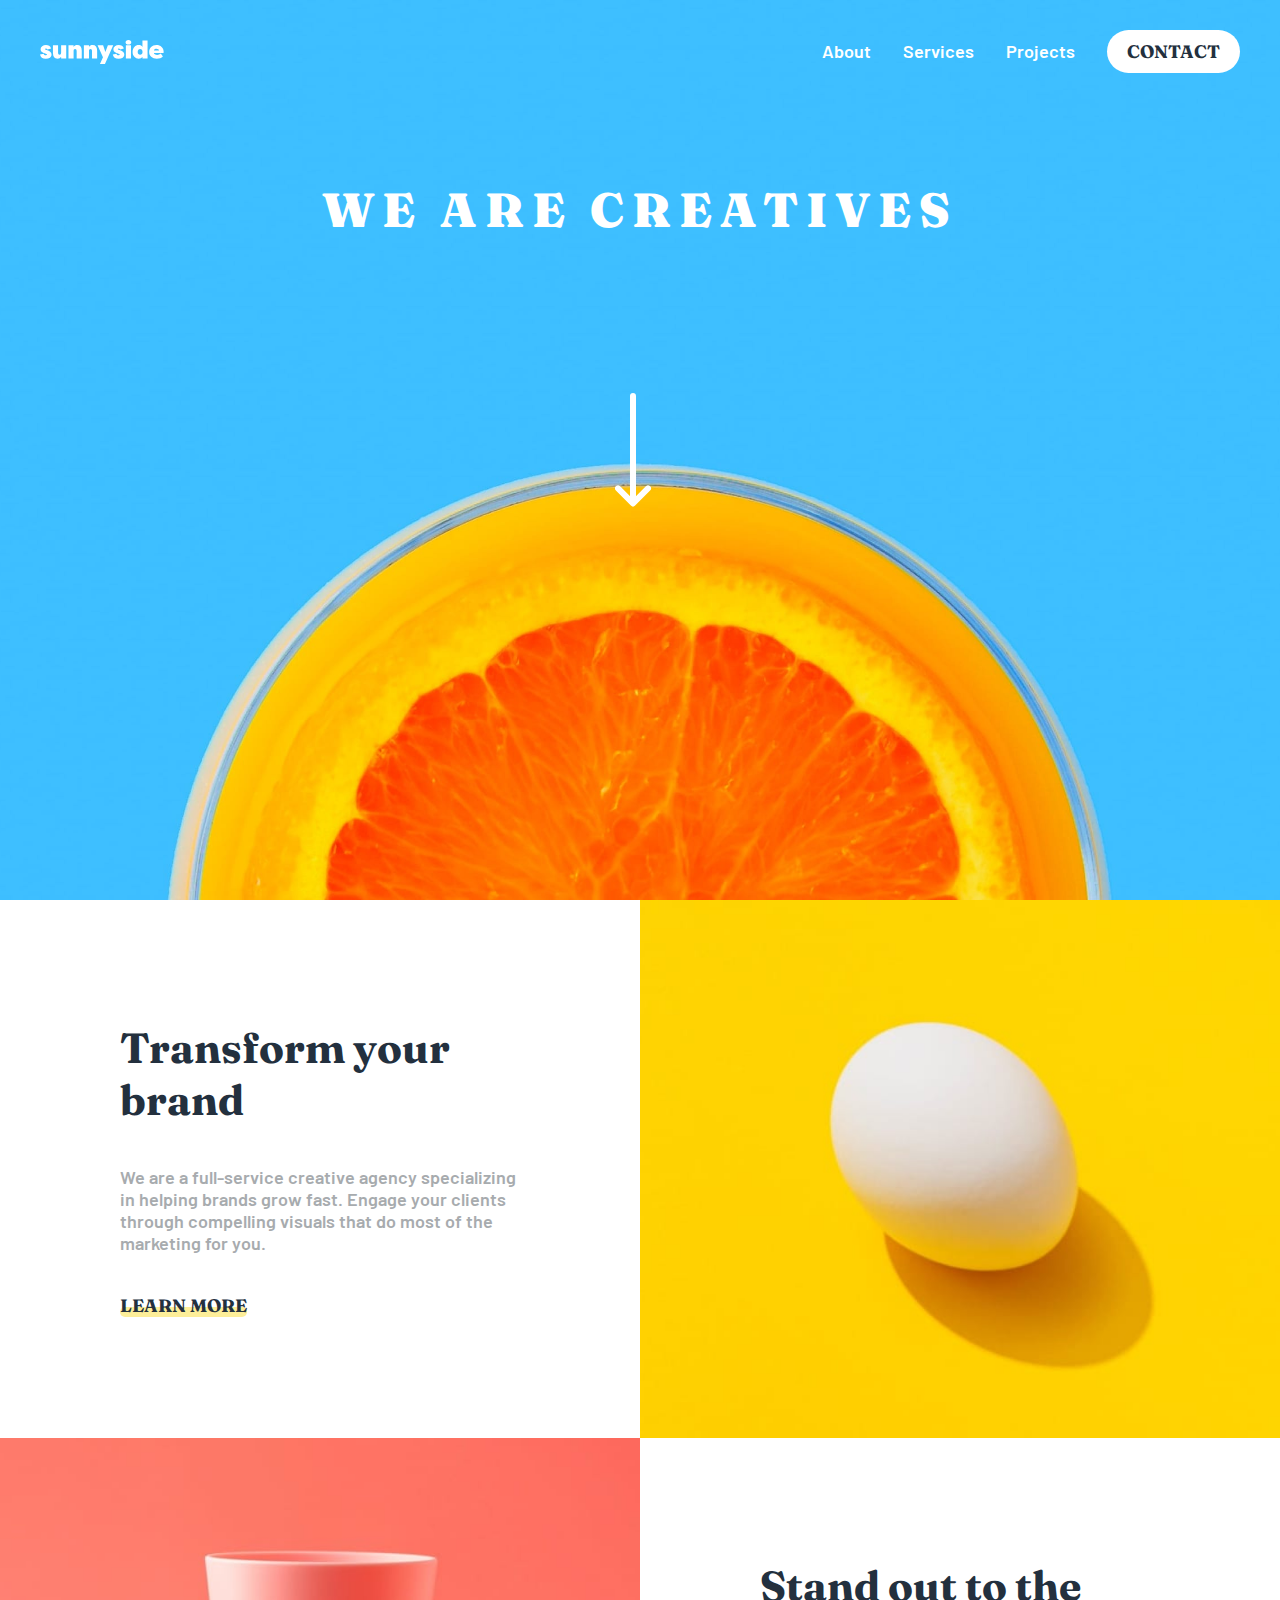
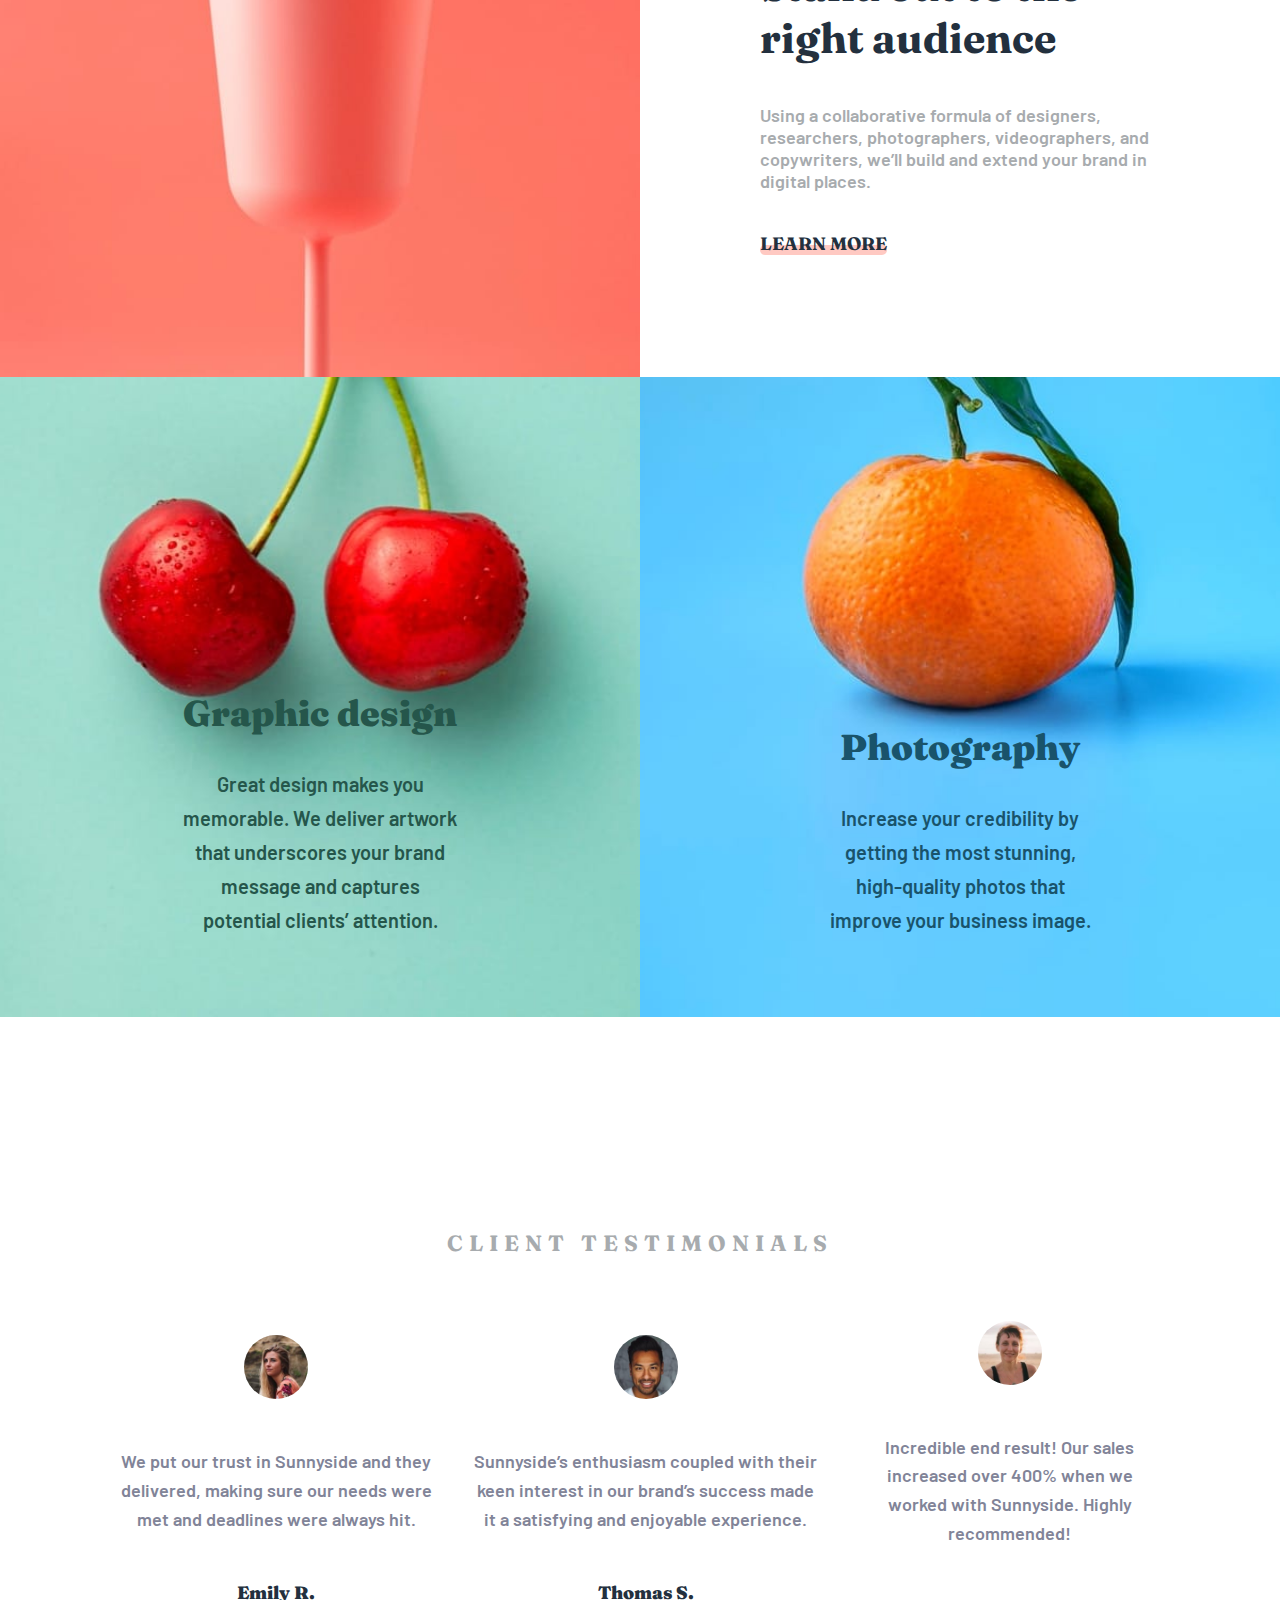
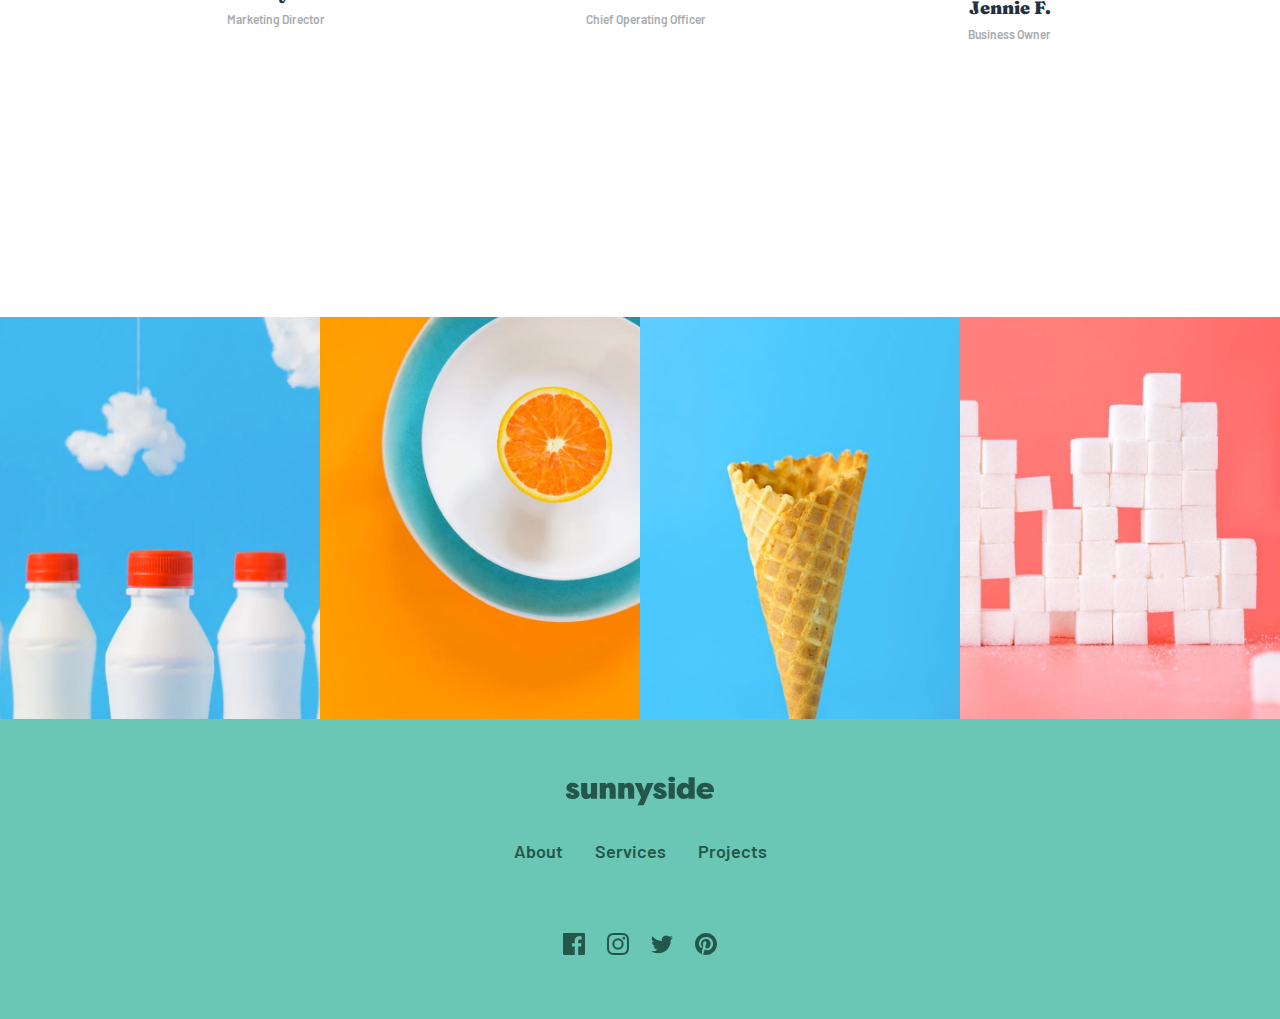
<file: chagllenge_1/index.html>
<!DOCTYPE html>
<html lang="en">

<head>
  <meta charset="UTF-8" />
  <meta name="viewport" content="width=device-width, initial-scale=1.0" />
  <!-- displays site properly based on user's device -->

  <link rel="icon" type="image/png" sizes="32x32" href="./images/favicon-32x32.png" />
  <link rel="stylesheet" href="./styles.css" />

  <link rel="preconnect" href="https://fonts.googleapis.com" />
  <link rel="preconnect" href="https://fonts.gstatic.com" crossorigin />
  <link
    href="https://fonts.googleapis.com/css2?family=Barlow:ital,wght@0,100;0,200;0,300;0,400;0,500;0,600;0,700;0,800;0,900;1,100;1,200;1,300;1,400;1,500;1,600;1,700;1,800;1,900&family=Fraunces:ital,opsz,wght@0,9..144,100..900;1,9..144,100..900&display=swap"
    rel="stylesheet" />

  <title>Frontend Mentor | Sunnyside agency landing page</title>
</head>

<body>
  <nav class="navbar">
    <svg width="124" height="24" xmlns="http://www.w3.org/2000/svg">
      <path
        d="M5.857 18.708c1.638 0 2.995-.36 4.07-1.08 1.075-.721 1.613-1.769 1.613-3.144-.083-1.855-1.464-3.246-4.144-4.173l-1.44-.597c-.314-.1-.538-.198-.67-.298a.45.45 0 01-.198-.373c0-.414.273-.62.819-.62.678 0 1.182.347 1.513 1.043l3.698-1.044c-.893-2.22-2.614-3.329-5.162-3.329-1.522 0-2.788.398-3.797 1.193C1.15 7.08.645 8.116.645 9.39c0 .398.058.766.174 1.106.116.34.29.638.521.894.232.257.455.48.67.671.215.19.488.369.82.534.33.166.582.286.756.36.174.075.41.162.707.261l.422.15 1.49.546c.363.133.6.244.707.335a.449.449 0 01.16.36c0 .431-.404.647-1.215.647-1.191 0-1.903-.53-2.134-1.59L0 14.509c.463 2.8 2.416 4.2 5.857 4.2zm11.636 0c1.638 0 2.845-.63 3.623-1.888v1.615h5.112V5.366h-5.112v7.156c0 1.474-.505 2.21-1.514 2.21-1.026 0-1.539-.736-1.539-2.21V5.366h-5.112v7.653c0 3.793 1.514 5.69 4.542 5.69zm16.103-.273V11.28c0-1.475.504-2.212 1.513-2.212 1.026 0 1.54.737 1.54 2.212v7.155h5.111v-7.652c0-3.793-1.513-5.69-4.541-5.69-1.638 0-2.846.63-3.623 1.888V5.366h-5.113v13.069h5.113zm15.383 0V11.28c0-1.475.504-2.212 1.514-2.212 1.025 0 1.538.737 1.538 2.212v7.155h5.113v-7.652c0-3.793-1.514-5.69-4.542-5.69-1.638 0-2.846.63-3.623 1.888V5.366h-5.113v13.069h5.113zM64.958 24l8.289-18.634H67.91l-2.532 6.684-2.258-6.684h-5.584l5.435 11.802L59.944 24h5.014zm13.67-5.292c1.638 0 2.995-.36 4.07-1.08 1.076-.721 1.614-1.769 1.614-3.144-.083-1.855-1.465-3.246-4.145-4.173l-1.44-.597c-.314-.1-.537-.198-.67-.298a.45.45 0 01-.198-.373c0-.414.273-.62.819-.62.678 0 1.183.347 1.514 1.043l3.698-1.044c-.894-2.22-2.614-3.329-5.162-3.329-1.522 0-2.788.398-3.797 1.193-1.01.795-1.514 1.83-1.514 3.105 0 .398.058.766.173 1.106.116.34.29.638.522.894.231.257.455.48.67.671.215.19.488.369.819.534.33.166.583.286.757.36.173.075.41.162.707.261l.422.15 1.489.546c.364.133.6.244.707.335a.449.449 0 01.161.36c0 .431-.405.647-1.216.647-1.19 0-1.902-.53-2.134-1.59l-3.723.844c.464 2.8 2.416 4.2 5.857 4.2zm9.8-14.137c.91 0 1.613-.215 2.11-.646.495-.43.744-.977.744-1.64 0-.678-.24-1.23-.72-1.651C90.082.21 89.371 0 88.428 0c-.943 0-1.655.211-2.135.634-.48.422-.72.973-.72 1.652 0 .662.249 1.209.745 1.64.497.43 1.2.645 2.11.645zm2.556 13.864V5.366H85.87v13.069h5.113zm7.74.273c1.737 0 2.977-.63 3.722-1.888v1.615h5.112V.472h-5.112v6.534c-.745-1.275-1.985-1.913-3.723-1.913-1.753 0-3.214.642-4.38 1.926-1.166 1.283-1.75 2.91-1.75 4.882 0 1.97.584 3.598 1.75 4.882 1.166 1.283 2.627 1.925 4.38 1.925zm1.39-3.9c-.729 0-1.312-.274-1.75-.82-.439-.547-.658-1.243-.658-2.087 0-.845.215-1.54.645-2.087.447-.547 1.034-.82 1.762-.82s1.311.273 1.75.82c.438.546.657 1.242.657 2.087 0 .844-.219 1.54-.657 2.087-.439.546-1.022.82-1.75.82zm16.698 3.9c2.597 0 4.624-.754 6.08-2.26l-2.11-2.833c-1.042.845-2.217 1.267-3.524 1.267-.992 0-1.799-.224-2.42-.67-.62-.448-.93-.879-.93-1.293h9.604c.083-.298.124-.687.124-1.167 0-2.054-.674-3.677-2.022-4.87-1.349-1.193-3.073-1.789-5.175-1.789-2.25 0-4.028.671-5.335 2.013-1.307 1.341-1.961 2.956-1.961 4.844 0 1.938.69 3.549 2.072 4.833 1.382 1.283 3.247 1.925 5.597 1.925zm2.208-8.149h-5.112c.033-.613.298-1.08.794-1.404.496-.323 1.084-.484 1.762-.484.678 0 1.266.165 1.762.497.497.331.761.795.794 1.391z"
        fill="#FFF" fill-rule="nonzero" />
    </svg>
    <ul class="links">
      <li>
        <a href="#">About</a>
      </li>
      <li>
        <a href="#">Services</a>
      </li>
      <li>
        <a href="#">Projects</a>
      </li>
      <li class="btn-contact">
        <a href="#">Contact</a>
      </li>
    </ul>
    <div id="hamburger-menu">
      <span />
    </div>
  </nav>

  <section class="hero">
    <h1>We are creatives</h1>
    <svg width="36" height="114" xmlns="http://www.w3.org/2000/svg"><g stroke="#FFF" stroke-width="6" fill="none" fill-rule="evenodd" stroke-linecap="round" stroke-linejoin="round"><path d="M18 3v100M3 95.484l15 15 15-15"/></g></svg>
  </section>

  <section class="services grid">
    <div>
      <h2>Transform your brand</h2>
      <p>
        We are a full-service creative agency specializing in helping brands
        grow fast. Engage your clients through compelling visuals that do most
        of the marketing for you.
      </p>
      <a href="#">Learn more</a>
    </div>
    <div>
      <picture>
        <source srcset="./images/mobile/image-transform.jpg" media="(max-width: 376px)">
        <img src="./images/desktop/image-transform.jpg" alt="image transform" />
      </picture>
    </div>
    <div>
      <h2>Stand out to the right audience</h2>
      <p>
        Using a collaborative formula of designers, researchers,
        photographers, videographers, and copywriters, we’ll build and extend
        your brand in digital places.
      </p>
      <a href="#">Learn more</a>
    </div>
    <div>
      <picture>
        <source srcset="./images/mobile/image-stand-out.jpg" media="(max-width: 376px)" >
        <img src="./images/desktop/image-stand-out.jpg" alt="image stand out" />
      </picture>
    </div>
  </section>

  <section class="projects grid">
    <div>
      <h3>Graphic design</h3>
      <p>
        Great design makes you memorable. We deliver artwork that underscores
        your brand message and captures potential clients’ attention.
      </p>
    </div>
    <div>
      <h3>Photography</h3>
      <p>
        Increase your credibility by getting the most stunning, high-quality
        photos that improve your business image.
      </p>
    </div>
  </section>

  <section class="testimonials">
    <h4>Client testimonials</h4>
    <div class="testimonial-cards">
      <div class="testimonial-card">
        <img src="./images/image-emily.jpg" alt="emily images" />
        <p>
          We put our trust in Sunnyside and they delivered, making sure our
          needs were met and deadlines were always hit.
        </p>
        <div>
          <h5>Emily R.</h5>
          <p>Marketing Director</p>
        </div>
      </div>
      <div class="testimonial-card">
        <img src="./images/image-thomas.jpg" alt="thomas images" />
        <p>
          Sunnyside’s enthusiasm coupled with their keen interest in our
          brand’s success made it a satisfying and enjoyable experience.
        </p>
        <div>
          <h5>Thomas S.</h5>
          <p>Chief Operating Officer</p>
        </div>
      </div>
      <div class="testimonial-card">
        <img src="./images/image-jennie.jpg" alt="emily images" />
        <p>
          Incredible end result! Our sales increased over 400% when we worked
          with Sunnyside. Highly recommended!
        </p>
        <div>
          <h5>Jennie F.</h5>
          <p>Business Owner</p>
        </div>
      </div>
    </div>
  </section>

  <section class="gallery">
    <picture>
      <source srcset="./images/mobile/image-gallery-milkbottles.jpg" media="(max-width: 376px)">
      <img src="./images/desktop/image-gallery-milkbottles.jpg" alt="image gallery milkbottles" />
    </picture>
    <picture>
      <source srcset="./images/mobile/image-gallery-orange.jpg" media="(max-width: 376px)">
      <img src="./images/desktop/image-gallery-orange.jpg" alt="image gallery orange" />
    </picture>
    <picture>
      <source srcset="./images/mobile/image-gallery-cone.jpg" media="(max-width: 376px)">
      <img src="./images/desktop/image-gallery-cone.jpg" alt="image gallery cone" />
    </picture>
    <picture>
      <source src="./images/mobile/image-gallery-sugar-cubes.jpg" media="(max-width: 376px)">
      <img src="./images/desktop/image-gallery-sugar-cubes.jpg" alt="image gallery sugarcubes" />
    </picture>
  </section>

  <footer>
    <div>
      <svg width="124" height="24" xmlns="http://www.w3.org/2000/svg">
        <path
          d="M5.857 18.708c1.638 0 2.995-.36 4.07-1.08 1.075-.721 1.613-1.769 1.613-3.144-.083-1.855-1.464-3.246-4.144-4.173l-1.44-.597c-.314-.1-.538-.198-.67-.298a.45.45 0 01-.198-.373c0-.414.273-.62.819-.62.678 0 1.182.347 1.513 1.043l3.698-1.044c-.893-2.22-2.614-3.329-5.162-3.329-1.522 0-2.788.398-3.797 1.193C1.15 7.08.645 8.116.645 9.39c0 .398.058.766.174 1.106.116.34.29.638.521.894.232.257.455.48.67.671.215.19.488.369.82.534.33.166.582.286.756.36.174.075.41.162.707.261l.422.15 1.49.546c.363.133.6.244.707.335a.449.449 0 01.16.36c0 .431-.404.647-1.215.647-1.191 0-1.903-.53-2.134-1.59L0 14.509c.463 2.8 2.416 4.2 5.857 4.2zm11.636 0c1.638 0 2.845-.63 3.623-1.888v1.615h5.112V5.366h-5.112v7.156c0 1.474-.505 2.21-1.514 2.21-1.026 0-1.539-.736-1.539-2.21V5.366h-5.112v7.653c0 3.793 1.514 5.69 4.542 5.69zm16.103-.273V11.28c0-1.475.504-2.212 1.513-2.212 1.026 0 1.54.737 1.54 2.212v7.155h5.111v-7.652c0-3.793-1.513-5.69-4.541-5.69-1.638 0-2.846.63-3.623 1.888V5.366h-5.113v13.069h5.113zm15.383 0V11.28c0-1.475.504-2.212 1.514-2.212 1.025 0 1.538.737 1.538 2.212v7.155h5.113v-7.652c0-3.793-1.514-5.69-4.542-5.69-1.638 0-2.846.63-3.623 1.888V5.366h-5.113v13.069h5.113zM64.958 24l8.289-18.634H67.91l-2.532 6.684-2.258-6.684h-5.584l5.435 11.802L59.944 24h5.014zm13.67-5.292c1.638 0 2.995-.36 4.07-1.08 1.076-.721 1.614-1.769 1.614-3.144-.083-1.855-1.465-3.246-4.145-4.173l-1.44-.597c-.314-.1-.537-.198-.67-.298a.45.45 0 01-.198-.373c0-.414.273-.62.819-.62.678 0 1.183.347 1.514 1.043l3.698-1.044c-.894-2.22-2.614-3.329-5.162-3.329-1.522 0-2.788.398-3.797 1.193-1.01.795-1.514 1.83-1.514 3.105 0 .398.058.766.173 1.106.116.34.29.638.522.894.231.257.455.48.67.671.215.19.488.369.819.534.33.166.583.286.757.36.173.075.41.162.707.261l.422.15 1.489.546c.364.133.6.244.707.335a.449.449 0 01.161.36c0 .431-.405.647-1.216.647-1.19 0-1.902-.53-2.134-1.59l-3.723.844c.464 2.8 2.416 4.2 5.857 4.2zm9.8-14.137c.91 0 1.613-.215 2.11-.646.495-.43.744-.977.744-1.64 0-.678-.24-1.23-.72-1.651C90.082.21 89.371 0 88.428 0c-.943 0-1.655.211-2.135.634-.48.422-.72.973-.72 1.652 0 .662.249 1.209.745 1.64.497.43 1.2.645 2.11.645zm2.556 13.864V5.366H85.87v13.069h5.113zm7.74.273c1.737 0 2.977-.63 3.722-1.888v1.615h5.112V.472h-5.112v6.534c-.745-1.275-1.985-1.913-3.723-1.913-1.753 0-3.214.642-4.38 1.926-1.166 1.283-1.75 2.91-1.75 4.882 0 1.97.584 3.598 1.75 4.882 1.166 1.283 2.627 1.925 4.38 1.925zm1.39-3.9c-.729 0-1.312-.274-1.75-.82-.439-.547-.658-1.243-.658-2.087 0-.845.215-1.54.645-2.087.447-.547 1.034-.82 1.762-.82s1.311.273 1.75.82c.438.546.657 1.242.657 2.087 0 .844-.219 1.54-.657 2.087-.439.546-1.022.82-1.75.82zm16.698 3.9c2.597 0 4.624-.754 6.08-2.26l-2.11-2.833c-1.042.845-2.217 1.267-3.524 1.267-.992 0-1.799-.224-2.42-.67-.62-.448-.93-.879-.93-1.293h9.604c.083-.298.124-.687.124-1.167 0-2.054-.674-3.677-2.022-4.87-1.349-1.193-3.073-1.789-5.175-1.789-2.25 0-4.028.671-5.335 2.013-1.307 1.341-1.961 2.956-1.961 4.844 0 1.938.69 3.549 2.072 4.833 1.382 1.283 3.247 1.925 5.597 1.925zm2.208-8.149h-5.112c.033-.613.298-1.08.794-1.404.496-.323 1.084-.484 1.762-.484.678 0 1.266.165 1.762.497.497.331.761.795.794 1.391z"
          fill="#FFF" fill-rule="nonzero" 
        />
      </svg>
      <ul class="links">
        <li><a href="#">About</a></li>
        <li><a href="#">Services</a></li>
        <li><a href="#">Projects</a></li>
      </ul>
    </div>
    <ul class="links socials">
      <li>
        <a>
          <svg width="20" height="20" xmlns="http://www.w3.org/2000/svg"><path d="M18.896 0H1.104C.494 0 0 .494 0 1.104v17.793C0 19.506.494 20 1.104 20h9.58v-7.745H8.076V9.237h2.606V7.01c0-2.583 1.578-3.99 3.883-3.99 1.104 0 2.052.082 2.329.119v2.7h-1.598c-1.254 0-1.496.597-1.496 1.47v1.928h2.989l-.39 3.018h-2.6V20h5.098c.608 0 1.102-.494 1.102-1.104V1.104C20 .494 19.506 0 18.896 0z" fill="#2C7566" fill-rule="nonzero"/></svg>
        </a>
      </li>
      <li>
        <a>
          <svg width="20" height="20" xmlns="http://www.w3.org/2000/svg"><path d="M10 1.802c2.67 0 2.987.01 4.042.059 2.71.123 3.975 1.409 4.099 4.099.048 1.054.057 1.37.057 4.04 0 2.672-.01 2.988-.057 4.042-.124 2.687-1.387 3.975-4.1 4.099-1.054.048-1.37.058-4.041.058-2.67 0-2.987-.01-4.04-.058-2.718-.124-3.977-1.416-4.1-4.1-.048-1.054-.058-1.37-.058-4.041 0-2.67.01-2.986.058-4.04.124-2.69 1.387-3.977 4.1-4.1 1.054-.048 1.37-.058 4.04-.058zM10 0C7.284 0 6.944.012 5.877.06 2.246.227.227 2.242.061 5.877.01 6.944 0 7.284 0 10s.012 3.057.06 4.123c.167 3.632 2.182 5.65 5.817 5.817 1.067.048 1.407.06 4.123.06s3.057-.012 4.123-.06c3.629-.167 5.652-2.182 5.816-5.817.05-1.066.061-1.407.061-4.123s-.012-3.056-.06-4.122C19.777 2.249 17.76.228 14.124.06 13.057.01 12.716 0 10 0zm0 4.865a5.135 5.135 0 100 10.27 5.135 5.135 0 000-10.27zm0 8.468a3.333 3.333 0 110-6.666 3.333 3.333 0 010 6.666zm5.338-9.87a1.2 1.2 0 100 2.4 1.2 1.2 0 000-2.4z" fill="#2C7566" fill-rule="nonzero"/></svg>
        </a>
      </li>
      <li>
        <a>
          <svg width="20" height="17" xmlns="http://www.w3.org/2000/svg"><path d="M20 2.172a8.192 8.192 0 01-2.357.646 4.11 4.11 0 001.805-2.27 8.22 8.22 0 01-2.606.996A4.096 4.096 0 0013.847.248c-2.65 0-4.596 2.472-3.998 5.037A11.648 11.648 0 011.392 1a4.109 4.109 0 001.27 5.478 4.086 4.086 0 01-1.858-.513c-.045 1.9 1.318 3.679 3.291 4.075a4.113 4.113 0 01-1.853.07 4.106 4.106 0 003.833 2.849A8.25 8.25 0 010 14.658a11.616 11.616 0 006.29 1.843c7.618 0 11.923-6.434 11.663-12.205A8.354 8.354 0 0020 2.172z" fill="#2C7566" fill-rule="nonzero"/></svg>
        </a>
      </li>
      <li>
        <a>
          <svg width="20" height="20" xmlns="http://www.w3.org/2000/svg"><path d="M10 0C4.477 0 0 4.477 0 10c0 4.237 2.636 7.855 6.356 9.312-.088-.791-.167-2.005.035-2.868.181-.78 1.172-4.97 1.172-4.97s-.299-.6-.299-1.486c0-1.39.806-2.428 1.81-2.428.852 0 1.264.64 1.264 1.408 0 .858-.546 2.14-.828 3.33-.236.995.5 1.807 1.48 1.807 1.778 0 3.144-1.874 3.144-4.58 0-2.393-1.72-4.068-4.176-4.068-2.845 0-4.516 2.135-4.516 4.34 0 .859.331 1.781.745 2.281a.3.3 0 01.069.288l-.278 1.133c-.044.183-.145.223-.335.134-1.249-.581-2.03-2.407-2.03-3.874 0-3.154 2.292-6.052 6.608-6.052 3.469 0 6.165 2.473 6.165 5.776 0 3.447-2.173 6.22-5.19 6.22-1.013 0-1.965-.525-2.291-1.148l-.623 2.378c-.226.869-.835 1.958-1.244 2.621.937.29 1.931.446 2.962.446 5.523 0 10-4.477 10-10S15.523 0 10 0z" fill="#2C7566" fill-rule="nonzero"/></svg>
        </a>
      </li>
      </div>
  </footer>
  
  <script defer src="./script.js"></script>
</body>

</html>
</file>
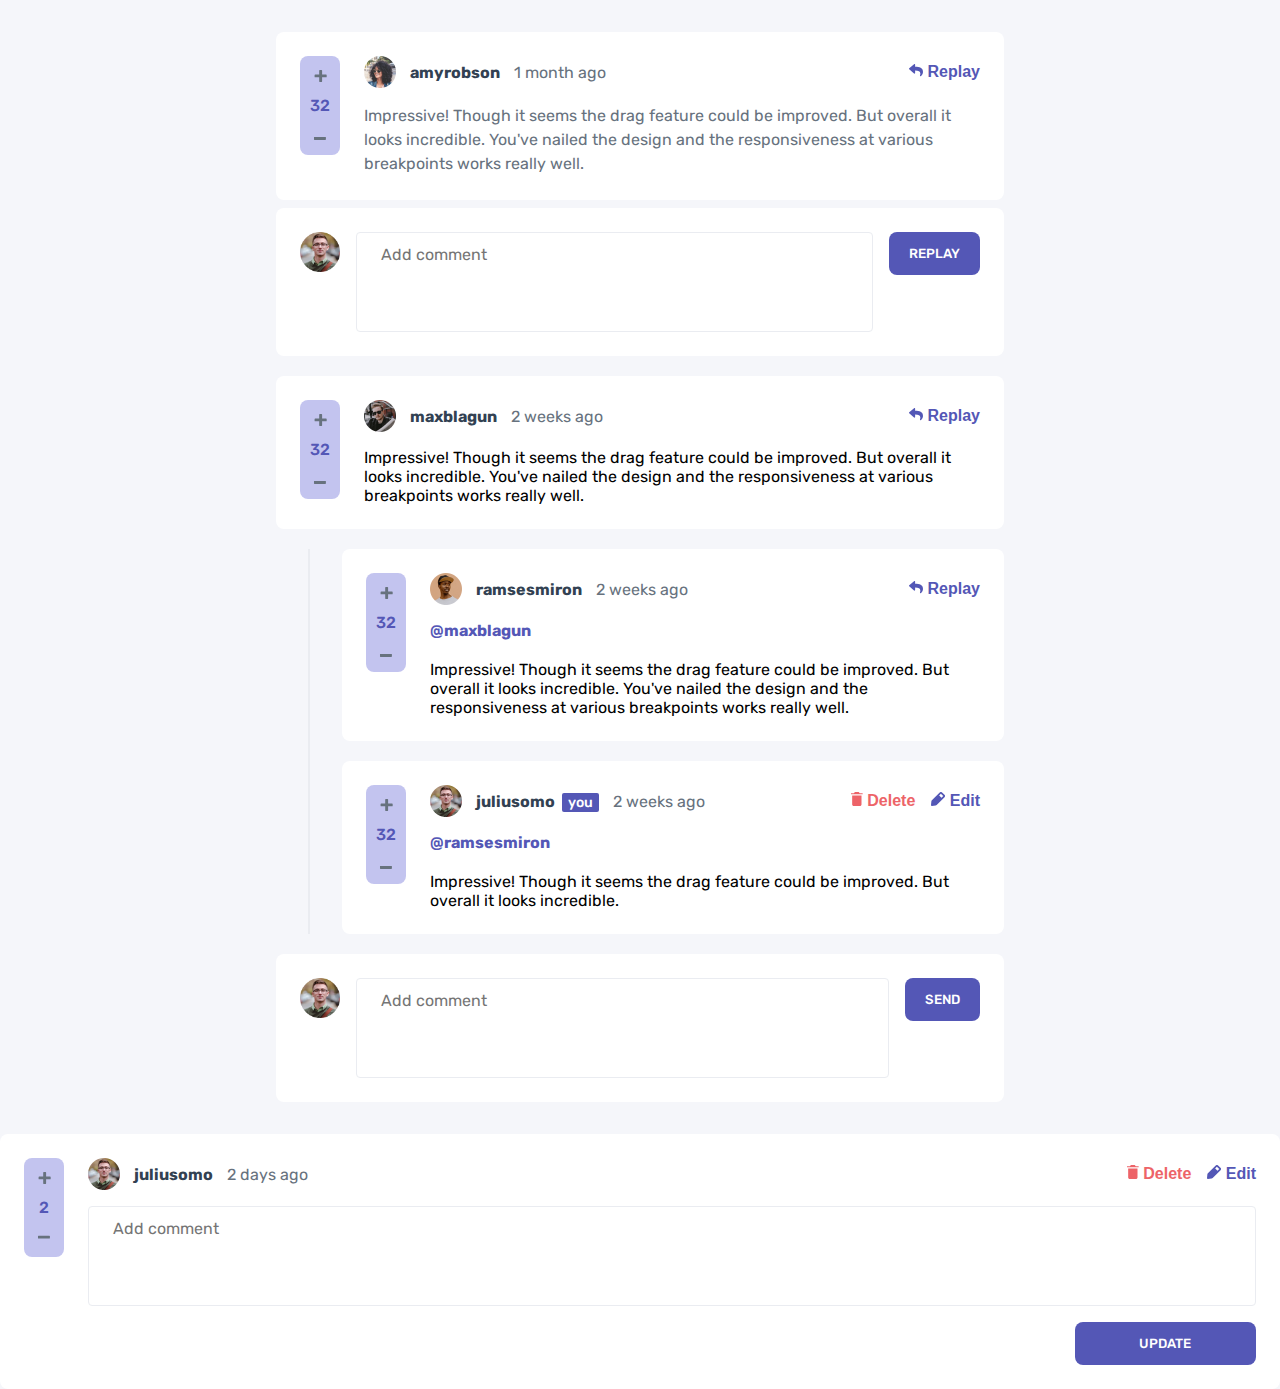
<file: interactive-comments-section-main/template.html>
<!DOCTYPE html>
<html lang="en">
<head>
  <meta charset="UTF-8">
  <meta name="viewport" content="width=device-width, initial-scale=1.0"> <!-- displays site properly based on user's device -->

  <link rel="icon" type="image/png" sizes="32x32" href="./images/favicon-32x32.png">
  
  <link rel="stylesheet" href="./styles.css">
  <script  defer src="./script.js" type="module"></script>

  <title>Frontend Mentor | Interactive comments section</title>

  <!-- Feel free to remove these styles or customise in your own stylesheet 👍 -->
  <style>
    .attribution { font-size: 11px; text-align: center; }
    .attribution a { color: hsl(228, 45%, 44%); }
  </style>
</head>
<body>

  <div class="container">
    <div id="comments">
      <div class="comment">
        <div class="comment-replay-container">
          <div class="comment-container">
            <div class="mobile">
              <div class="counter-container">
                <button>
                  <svg width="11" height="11" xmlns="http://www.w3.org/2000/svg"><path d="M6.33 10.896c.137 0 .255-.05.354-.149.1-.1.149-.217.149-.354V7.004h3.315c.136 0 .254-.05.354-.149.099-.1.148-.217.148-.354V5.272a.483.483 0 0 0-.148-.354.483.483 0 0 0-.354-.149H6.833V1.4a.483.483 0 0 0-.149-.354.483.483 0 0 0-.354-.149H4.915a.483.483 0 0 0-.354.149c-.1.1-.149.217-.149.354v3.37H1.08a.483.483 0 0 0-.354.15c-.1.099-.149.217-.149.353v1.23c0 .136.05.254.149.353.1.1.217.149.354.149h3.333v3.39c0 .136.05.254.15.353.098.1.216.149.353.149H6.33Z" fill="#C5C6EF"/></svg>
                </button>
                <p>32</p>
                <button>
                  <svg width="11" height="3" xmlns="http://www.w3.org/2000/svg"><path d="M9.256 2.66c.204 0 .38-.056.53-.167.148-.11.222-.243.222-.396V.722c0-.152-.074-.284-.223-.395a.859.859 0 0 0-.53-.167H.76a.859.859 0 0 0-.53.167C.083.437.009.57.009.722v1.375c0 .153.074.285.223.396a.859.859 0 0 0 .53.167h8.495Z" fill="#C5C6EF"/></svg>
                </button>
              </div>
              <div class="interactive-btns">
                <button class="secondary-btn">
                  <svg width="14" height="13" xmlns="http://www.w3.org/2000/svg"><path d="M.227 4.316 5.04.16a.657.657 0 0 1 1.085.497v2.189c4.392.05 7.875.93 7.875 5.093 0 1.68-1.082 3.344-2.279 4.214-.373.272-.905-.07-.767-.51 1.24-3.964-.588-5.017-4.829-5.078v2.404c0 .566-.664.86-1.085.496L.227 5.31a.657.657 0 0 1 0-.993Z" fill="#5357B6"/></svg>
                  Replay
                </button>
              </div>
            </div>
            <div class="content-container">
              <div class="header-info" >
              <div class="user-info">
                  <img src="./images/avatars/image-amyrobson.webp" alt="image amyrobson" />
                  <p class="user-name">amyrobson</p>
                  <p class="comment-at">1 month ago</p>
                </div>
                <div class="interactive-btns">
                  <button class="secondary-btn" onclick="return replayToComment();">
                    <svg width="14" height="13" xmlns="http://www.w3.org/2000/svg"><path d="M.227 4.316 5.04.16a.657.657 0 0 1 1.085.497v2.189c4.392.05 7.875.93 7.875 5.093 0 1.68-1.082 3.344-2.279 4.214-.373.272-.905-.07-.767-.51 1.24-3.964-.588-5.017-4.829-5.078v2.404c0 .566-.664.86-1.085.496L.227 5.31a.657.657 0 0 1 0-.993Z" fill="#5357B6"/></svg>
                    Replay
                  </button>
                </div>
              </div>
              <p class="comment-content">Impressive! Though it seems the drag feature could be improved. But overall it looks incredible. You've nailed the design and the responsiveness at various breakpoints works really well.</p>
            </div>
          </div>
          <form class="comment-form">
            <img src="./images/avatars/image-juliusomo.webp" alt="image juliusomo">
            <textarea placeholder="Add comment" name="comment" required></textarea>
            <button type="button" class="primary-btn">Replay</button>
          </form>
        </div>
        <!-- TODO: check if the comment have a replay comments then add this div and the replay comments inside of thme. -->
        <!-- <div class="replies-container">
        </div> -->
      </div>
      <div class="comment">
        <div class="comment-container">
          <div class="mobile">
            <div class="counter-container">
              <button>
                <svg width="11" height="11" xmlns="http://www.w3.org/2000/svg"><path d="M6.33 10.896c.137 0 .255-.05.354-.149.1-.1.149-.217.149-.354V7.004h3.315c.136 0 .254-.05.354-.149.099-.1.148-.217.148-.354V5.272a.483.483 0 0 0-.148-.354.483.483 0 0 0-.354-.149H6.833V1.4a.483.483 0 0 0-.149-.354.483.483 0 0 0-.354-.149H4.915a.483.483 0 0 0-.354.149c-.1.1-.149.217-.149.354v3.37H1.08a.483.483 0 0 0-.354.15c-.1.099-.149.217-.149.353v1.23c0 .136.05.254.149.353.1.1.217.149.354.149h3.333v3.39c0 .136.05.254.15.353.098.1.216.149.353.149H6.33Z" fill="#C5C6EF"/></svg>
              </button>
              <p>32</p>
              <button>
                <svg width="11" height="3" xmlns="http://www.w3.org/2000/svg"><path d="M9.256 2.66c.204 0 .38-.056.53-.167.148-.11.222-.243.222-.396V.722c0-.152-.074-.284-.223-.395a.859.859 0 0 0-.53-.167H.76a.859.859 0 0 0-.53.167C.083.437.009.57.009.722v1.375c0 .153.074.285.223.396a.859.859 0 0 0 .53.167h8.495Z" fill="#C5C6EF"/></svg>
              </button>
            </div>
            <div class="interactive-btns">
              <button class="secondary-btn" onclick="replayComment('badrsi')">
                <svg width="14" height="13" xmlns="http://www.w3.org/2000/svg"><path d="M.227 4.316 5.04.16a.657.657 0 0 1 1.085.497v2.189c4.392.05 7.875.93 7.875 5.093 0 1.68-1.082 3.344-2.279 4.214-.373.272-.905-.07-.767-.51 1.24-3.964-.588-5.017-4.829-5.078v2.404c0 .566-.664.86-1.085.496L.227 5.31a.657.657 0 0 1 0-.993Z" fill="#5357B6"/></svg>
                Replay
              </button>
            </div>
          </div>
          <div class="content-container">
            <div class="header-info" >
            <div class="user-info">
                <img src="./images/avatars/image-maxblagun.webp" alt="image maxblagun" />
                <p class="user-name">maxblagun</p>
                <p class="comment-at">2 weeks ago</p>
              </div>
              <div class="interactive-btns">
                <button class="secondary-btn">
                  <svg width="14" height="13" xmlns="http://www.w3.org/2000/svg"><path d="M.227 4.316 5.04.16a.657.657 0 0 1 1.085.497v2.189c4.392.05 7.875.93 7.875 5.093 0 1.68-1.082 3.344-2.279 4.214-.373.272-.905-.07-.767-.51 1.24-3.964-.588-5.017-4.829-5.078v2.404c0 .566-.664.86-1.085.496L.227 5.31a.657.657 0 0 1 0-.993Z" fill="#5357B6"/></svg>
                  Replay
                </button>
              </div>
            </div>
            <p class="comment">Impressive! Though it seems the drag feature could be improved. But overall it looks incredible. You've nailed the design and the responsiveness at various breakpoints works really well.</p>
          </div>
        </div>
        <div class="replies-container">
          <div class="comment-container">
            <div class="mobile">
              <div class="counter-container">
                <button>
                  <svg width="11" height="11" xmlns="http://www.w3.org/2000/svg"><path d="M6.33 10.896c.137 0 .255-.05.354-.149.1-.1.149-.217.149-.354V7.004h3.315c.136 0 .254-.05.354-.149.099-.1.148-.217.148-.354V5.272a.483.483 0 0 0-.148-.354.483.483 0 0 0-.354-.149H6.833V1.4a.483.483 0 0 0-.149-.354.483.483 0 0 0-.354-.149H4.915a.483.483 0 0 0-.354.149c-.1.1-.149.217-.149.354v3.37H1.08a.483.483 0 0 0-.354.15c-.1.099-.149.217-.149.353v1.23c0 .136.05.254.149.353.1.1.217.149.354.149h3.333v3.39c0 .136.05.254.15.353.098.1.216.149.353.149H6.33Z" fill="#C5C6EF"/></svg>
                </button>
                <p>32</p>
                <button>
                  <svg width="11" height="3" xmlns="http://www.w3.org/2000/svg"><path d="M9.256 2.66c.204 0 .38-.056.53-.167.148-.11.222-.243.222-.396V.722c0-.152-.074-.284-.223-.395a.859.859 0 0 0-.53-.167H.76a.859.859 0 0 0-.53.167C.083.437.009.57.009.722v1.375c0 .153.074.285.223.396a.859.859 0 0 0 .53.167h8.495Z" fill="#C5C6EF"/></svg>
                </button>
              </div>
              <div class="interactive-btns">
                <button class="secondary-btn">
                  <svg width="14" height="13" xmlns="http://www.w3.org/2000/svg"><path d="M.227 4.316 5.04.16a.657.657 0 0 1 1.085.497v2.189c4.392.05 7.875.93 7.875 5.093 0 1.68-1.082 3.344-2.279 4.214-.373.272-.905-.07-.767-.51 1.24-3.964-.588-5.017-4.829-5.078v2.404c0 .566-.664.86-1.085.496L.227 5.31a.657.657 0 0 1 0-.993Z" fill="#5357B6"/></svg>
                  Replay
                </button>
              </div>
            </div>
            <div class="content-container">
              <div class="header-info" >
              <div class="user-info">
                  <img src="./images/avatars/image-ramsesmiron.webp" alt="image ramsesmiron" />
                  <p class="user-name">ramsesmiron</p>
                  <p class="comment-at">2 weeks ago</p>
                </div>
                <div class="interactive-btns">
                  <button class="secondary-btn">
                    <svg width="14" height="13" xmlns="http://www.w3.org/2000/svg"><path d="M.227 4.316 5.04.16a.657.657 0 0 1 1.085.497v2.189c4.392.05 7.875.93 7.875 5.093 0 1.68-1.082 3.344-2.279 4.214-.373.272-.905-.07-.767-.51 1.24-3.964-.588-5.017-4.829-5.078v2.404c0 .566-.664.86-1.085.496L.227 5.31a.657.657 0 0 1 0-.993Z" fill="#5357B6"/></svg>
                    Replay
                  </button>
                </div>
              </div>
              <p class="comment"><span class="tagged">@maxblagun</span> Impressive! Though it seems the drag feature could be improved. But overall it looks incredible. You've nailed the design and the responsiveness at various breakpoints works really well.</p>
            </div>
          </div>
          <div class="comment-container">
            <div class="mobile">
            <div class="counter-container">
              <button>
                <svg width="11" height="11" xmlns="http://www.w3.org/2000/svg"><path d="M6.33 10.896c.137 0 .255-.05.354-.149.1-.1.149-.217.149-.354V7.004h3.315c.136 0 .254-.05.354-.149.099-.1.148-.217.148-.354V5.272a.483.483 0 0 0-.148-.354.483.483 0 0 0-.354-.149H6.833V1.4a.483.483 0 0 0-.149-.354.483.483 0 0 0-.354-.149H4.915a.483.483 0 0 0-.354.149c-.1.1-.149.217-.149.354v3.37H1.08a.483.483 0 0 0-.354.15c-.1.099-.149.217-.149.353v1.23c0 .136.05.254.149.353.1.1.217.149.354.149h3.333v3.39c0 .136.05.254.15.353.098.1.216.149.353.149H6.33Z" fill="#C5C6EF"/></svg>
              </button>
              <p>32</p>
              <button>
                <svg width="11" height="3" xmlns="http://www.w3.org/2000/svg"><path d="M9.256 2.66c.204 0 .38-.056.53-.167.148-.11.222-.243.222-.396V.722c0-.152-.074-.284-.223-.395a.859.859 0 0 0-.53-.167H.76a.859.859 0 0 0-.53.167C.083.437.009.57.009.722v1.375c0 .153.074.285.223.396a.859.859 0 0 0 .53.167h8.495Z" fill="#C5C6EF"/></svg>
              </button>
            </div>
            <div class="interactive-btns">
              <button class="secondary-btn delete-btn">
                <svg width="12" height="14" xmlns="http://www.w3.org/2000/svg"><path d="M1.167 12.448c0 .854.7 1.552 1.555 1.552h6.222c.856 0 1.556-.698 1.556-1.552V3.5H1.167v8.948Zm10.5-11.281H8.75L7.773 0h-3.88l-.976 1.167H0v1.166h11.667V1.167Z" fill="#ED6368"/></svg>
                Delete
              </button>
              <button class="secondary-btn">
                <svg width="14" height="14" xmlns="http://www.w3.org/2000/svg"><path d="M13.479 2.872 11.08.474a1.75 1.75 0 0 0-2.327-.06L.879 8.287a1.75 1.75 0 0 0-.5 1.06l-.375 3.648a.875.875 0 0 0 .875.954h.078l3.65-.333c.399-.04.773-.216 1.058-.499l7.875-7.875a1.68 1.68 0 0 0-.061-2.371Zm-2.975 2.923L8.159 3.449 9.865 1.7l2.389 2.39-1.75 1.706Z" fill="#5357B6"/></svg>
                Edit
              </button>
            </div>
          </div>
            <div class="content-container">
              <div class="header-info" >
              <div class="user-info">
                  <img src="./images/avatars/image-juliusomo.webp" alt="image juliusomo" />
                  <p class="user-name">
                    juliusomo
                    <span class="badge">you</span>
                  </p>
                  
                  <p class="comment-at">2 weeks ago</p>
                </div>
                <div class="interactive-btns">
                  <button class="secondary-btn delete-btn">
                    <svg width="12" height="14" xmlns="http://www.w3.org/2000/svg"><path d="M1.167 12.448c0 .854.7 1.552 1.555 1.552h6.222c.856 0 1.556-.698 1.556-1.552V3.5H1.167v8.948Zm10.5-11.281H8.75L7.773 0h-3.88l-.976 1.167H0v1.166h11.667V1.167Z" fill="#ED6368"/></svg>
                    Delete
                  </button>
                  <button class="secondary-btn">
                    <svg width="14" height="14" xmlns="http://www.w3.org/2000/svg"><path d="M13.479 2.872 11.08.474a1.75 1.75 0 0 0-2.327-.06L.879 8.287a1.75 1.75 0 0 0-.5 1.06l-.375 3.648a.875.875 0 0 0 .875.954h.078l3.65-.333c.399-.04.773-.216 1.058-.499l7.875-7.875a1.68 1.68 0 0 0-.061-2.371Zm-2.975 2.923L8.159 3.449 9.865 1.7l2.389 2.39-1.75 1.706Z" fill="#5357B6"/></svg>
                    Edit
                  </button>
                </div>
              </div>
              <p class="comment"><span class="tagged">@ramsesmiron</span> Impressive! Though it seems the drag feature could be improved. But overall it looks incredible.</p>
            </div>
          </div>
        </div>
      </div>
    </div>
    <form class="comment-form">
      <img src="./images/avatars/image-juliusomo.webp" alt="image juliusomo">
      <textarea placeholder="Add comment" name="comment" required></textarea>
      <button type="button" class="primary-btn">Send</button>
    </form>
  </div>
  <dialog>
    <div class="dailog-content">
      <h1>Delete Comment</h1>
      <p>Are you sure you want to delete this comment? This will remove the comment and can't be undone.</p>
      <div>
        <button>No, Cancel</button>
        <button>Yes, Delete</button>
      </div>
    </div>
  </dialog>
  <!-- <script>
    function replayToComment() {
  console.log('clicked')
}
  </script> -->
  <!-- Pull dynamic content from the data.json file -->
  
  <!-- <div class="attribution">
    Challenge by <a href="https://www.frontendmentor.io?ref=challenge" target="_blank">Frontend Mentor</a>. 
    Coded by <a href="#">Your Name Here</a>.
  </div> -->

  <!-- update fomr -->
  <div id="juliusomo" data-comment-id="4" class="comment">
    <div class="comment-replay-container">
      <div class="comment-container">
        <div class="mobile">
          <div class="counter-container">
            <button onclick="toggleScore('4', '+')">
              <svg width="11" height="11" xmlns="http://www.w3.org/2000/svg">
                <path
                  d="M6.33 10.896c.137 0 .255-.05.354-.149.1-.1.149-.217.149-.354V7.004h3.315c.136 0 .254-.05.354-.149.099-.1.148-.217.148-.354V5.272a.483.483 0 0 0-.148-.354.483.483 0 0 0-.354-.149H6.833V1.4a.483.483 0 0 0-.149-.354.483.483 0 0 0-.354-.149H4.915a.483.483 0 0 0-.354.149c-.1.1-.149.217-.149.354v3.37H1.08a.483.483 0 0 0-.354.15c-.1.099-.149.217-.149.353v1.23c0 .136.05.254.149.353.1.1.217.149.354.149h3.333v3.39c0 .136.05.254.15.353.098.1.216.149.353.149H6.33Z"
                  fill="#C5C6EF"></path>
              </svg>
            </button>
            <p>2</p>
            <button onclick="toggleScore('4', '-')">
              <svg width="11" height="6" xmlns="http://www.w3.org/2000/svg">
                <path
                  d="M9.256 2.66c.204 0 .38-.056.53-.167.148-.11.222-.243.222-.396V.722c0-.152-.074-.284-.223-.395a.859.859 0 0 0-.53-.167H.76a.859.859 0 0 0-.53.167C.083.437.009.57.009.722v1.375c0 .153.074.285.223.396a.859.859 0 0 0 .53.167h8.495Z"
                  fill="#C5C6EF"></path>
              </svg>
            </button>
          </div>
          <div class="interactive-btns">
            <button class="secondary-btn delete-btn" onclick="deleteUserComment(4)">
              <svg width="12" height="14" xmlns="http://www.w3.org/2000/svg">
                <path
                  d="M1.167 12.448c0 .854.7 1.552 1.555 1.552h6.222c.856 0 1.556-.698 1.556-1.552V3.5H1.167v8.948Zm10.5-11.281H8.75L7.773 0h-3.88l-.976 1.167H0v1.166h11.667V1.167Z"
                  fill="#ED6368"></path>
              </svg>
              Delete
            </button>
            <button class="secondary-btn" onclick="editUserComment(4)">
              <svg width="14" height="14" xmlns="http://www.w3.org/2000/svg">
                <path
                  d="M13.479 2.872 11.08.474a1.75 1.75 0 0 0-2.327-.06L.879 8.287a1.75 1.75 0 0 0-.5 1.06l-.375 3.648a.875.875 0 0 0 .875.954h.078l3.65-.333c.399-.04.773-.216 1.058-.499l7.875-7.875a1.68 1.68 0 0 0-.061-2.371Zm-2.975 2.923L8.159 3.449 9.865 1.7l2.389 2.39-1.75 1.706Z"
                  fill="#5357B6"></path>
              </svg>
              Edit
            </button>
          </div>
        </div>
        <div class="content-container">
          <div class="header-info">
            <div class="user-info">
              <img src="./images/avatars/image-juliusomo.webp" alt="image juliusomo">
              <p class="user-name">juliusomo</p>
              <p class="comment-at">2 days ago</p>
            </div>
            <div class="interactive-btns">
              <button class="secondary-btn delete-btn" onclick="deleteUserComment(4)">
                <svg width="12" height="14" xmlns="http://www.w3.org/2000/svg">
                  <path
                    d="M1.167 12.448c0 .854.7 1.552 1.555 1.552h6.222c.856 0 1.556-.698 1.556-1.552V3.5H1.167v8.948Zm10.5-11.281H8.75L7.773 0h-3.88l-.976 1.167H0v1.166h11.667V1.167Z"
                    fill="#ED6368"></path>
                </svg>
                Delete
              </button>
              <button class="secondary-btn" onclick="editUserComment(4)">
                <svg width="14" height="14" xmlns="http://www.w3.org/2000/svg">
                  <path
                    d="M13.479 2.872 11.08.474a1.75 1.75 0 0 0-2.327-.06L.879 8.287a1.75 1.75 0 0 0-.5 1.06l-.375 3.648a.875.875 0 0 0 .875.954h.078l3.65-.333c.399-.04.773-.216 1.058-.499l7.875-7.875a1.68 1.68 0 0 0-.061-2.371Zm-2.975 2.923L8.159 3.449 9.865 1.7l2.389 2.39-1.75 1.706Z"
                    fill="#5357B6"></path>
                </svg>
                Edit
              </button>
            </div>
          </div>
          <!-- <p class="comment-content">
            <span class="tagged">@ramsesmiron</span>
            I couldn't agree more with this. Everything moves so fast and it always seems like everyone knows the newest
            library/framework. But the fundamentals are what stay constant.
          </p> -->
          <form class="comment-form">
            <textarea placeholder="Add comment" name="comment" required></textarea>
            <button type="button" class="primary-btn">Update</button>
          </form>
        </div>
      </div>
    </div>
  </div>
</body>
</html>
</file>
<file: chagllenge_1/styles.css>
:root {
  --white: hsl(0, 0%, 100%);
  --dark-grayish-blue: hsl(232, 10%, 55%);
  --grayish-blue: hsl(210, 4%, 67%);
}

* {
  box-sizing: border-box;
  margin: 0;
  padding: 0;
}

body {
  font-size: 18px;
}

li {
  list-style: none;
}

a {
  text-decoration: none;
}

/* ================== NavBar ================== */

.navbar {
  position: absolute;
  width: 100%;
  display: flex;
  align-items: center;
  justify-content: space-between;
  padding: 30px 40px 0px;
  z-index: 1;
}

.links {
  display: flex;
  align-items: center;
  gap: 32px;
}

.links a {
  font-family: "Barlow", sans-serif;
  font-weight: 600;
  color: var(--white);
  cursor: pointer;
}

.btn-contact {
  background-color: var(--white);
  padding: 10px 20px;
  border-radius: 32px;
  transition: 0.2s ease-in-out;
  transition-property: background-color, color;
}

.btn-contact > a {
  font-family: "Fraunces", serif;
  font-weight: 700;
}

.btn-contact > a {
  color: hsl(212, 27%, 19%);
  text-transform: uppercase;
}

.btn-contact:hover {
  background-color: rgba(255, 255, 255, 0.3);
}

.btn-contact:hover > a {
  color: var(--white);
}

/* ================== Hero ================== */

.hero {
  position: relative;
  width: 100%;
  height: 100vh;
  background-image: url("./images/desktop/image-header.jpg");
  background-size: cover;
  background-position: center bottom;
}

.hero > svg {
  position: absolute;
  top: 50%;
  left: 50%;
  transform: translate(-50%, -50%);
  width: 50px;
}

.hero > h1 {
  text-align: center;
  font-family: "Fraunces", serif;
  font-size: 48px;
  font-weight: 900;
  text-transform: uppercase;
  letter-spacing: 8px;
  color: var(--white);
  position: relative;
  top: 20%;
}

/* ================== Services ================== */

.grid {
  display: grid;
  grid-template-columns: 1fr 1fr;
}

.services > div:nth-child(odd) {
  display: flex;
  flex-direction: column;
  justify-content: center;
  align-items: flex-start;
  padding: 120px;
  gap: 40px;
  font-family: "Fraunces", serif;
  color: hsl(212, 27%, 19%);
}

.services > div:nth-child(odd) > h2 {
  font-size: 42px;
}

.services > div:nth-child(odd) > p {
  font-family: "Barlow", sans-serif;
  font-weight: 600;
  color: var(--grayish-blue);
}

.services > div:nth-child(odd) > a {
  position: relative;
  font-weight: 700;
  text-transform: uppercase;
  display: inline;
  color: hsl(212, 27%, 19%);
}

.services > div:nth-child(odd) > a::before {
  content: "";
  position: absolute;
  bottom: 0;
  width: 100%;
  height: 10px;
  border-radius: 5px;
  background-color: hsl(51, 100%, 49%);
  opacity: 0.4;
  transition: opacity 0.2s ease-in;
  z-index: -1;
}

.services > div:nth-child(odd) > a:hover::before {
  opacity: 1;
}

.services > div:nth-child(even) img {
  width: 100%;
  height: 100%;
  object-fit: cover;
}

.services > div:nth-child(3) {
  order: 4;
}

.services > div:nth-child(3) > a::before {
  background-color: hsl(7, 99%, 70%);
}

/* ================== Projects ================== */

.projects div {
  background-position: center;
  background-size: cover;
  aspect-ratio: 1;
  display: flex;
  flex-direction: column;
  justify-content: flex-end;
  text-align: center;
  padding: 180px 180px 80px;
  object-fit: cover;
}

.projects div:nth-child(1) {
  background-image: url("./images/desktop/image-graphic-design.jpg");
  color: hsl(167, 40%, 24%);
}

.projects div:nth-child(2) {
  background-image: url("./images/desktop/image-photography.jpg");
  color: hsl(198, 62%, 26%);
}

.projects div h3 {
  font-family: "Fraunces", serif;
  font-weight: 900;
  font-size: 36px;
  margin-bottom: 32px;
}

.projects div p {
  font-family: "Barlow", sans-serif;
  font-weight: 600;
  font-size: 20px;  
  line-height: 1.7;
}

/* ================== Testimonials ================== */

.testimonials {
  display: flex;
  align-items: center;
  justify-content: center;
  flex-direction: column;
  height: 100vh;
  padding: 0 120px;
}

.testimonials > h4 {
  font-family: "Fraunces", serif;
  font-weight: 700;
  font-size: 22px;
  text-transform: uppercase;
  letter-spacing: 6px;
  color: var(--grayish-blue);
}

.testimonial-cards {
  display: flex;
  align-items: center;
  justify-content: center;
  gap: 40px;
}

.testimonial-card {
  display: flex;
  flex-direction: column;
  text-align: center;
  gap: 48px;
  padding-block: 64px;
}

.testimonial-card > img {
  width: 64px;
  height: 64px;
  border-radius: 50%;
  align-self: center;
}

.testimonial-card > p {
  font-family: "Barlow", sans-serif;
  font-weight: 600;
  color: var(--dark-grayish-blue);
  font-size: 18px;
  line-height: 1.6;
}

.testimonial-card > div > h5 {
  font-family: "Fraunces", serif;
  font-weight: 900;
  font-size: 18px;
  margin-bottom: 8px;
  color: hsl(212, 27%, 19%);
}

.testimonial-card > div > p {
  font-family: "Barlow", sans-serif;
  font-weight: 600;
  font-size: 12px;
  color: var(--grayish-blue);
}

/* ================== Gallery ================== */

.gallery {
  display: grid;
  grid-template-columns: repeat(4, 1fr);
}

.gallery img {
  width: 100%;
  aspect-ratio: 0;
  height: 100%;
  object-fit: cover;
}

/* ================== Footer ================== */

footer {
  background-color: hsl(168deg 45% 60%);
  padding: 60px 0;
  display: flex;
  flex-direction: column;
  justify-content: space-between;
  align-items: center;
  height: 300px;
}

footer > div {
  text-align: center;
}

footer > div > svg {
  scale: 1.2;
}

footer > div > svg > path {
  fill: hsla(167, 40%, 24%);
}

footer ul {
  display: flex;
  align-items: center;
  justify-content: center;
  gap: 40px;
}

footer > div > ul {
  margin-top: 32px;
}

footer > div > .links > li > a {
  color: hsla(167, 40%, 24%);
  transition: color 0.2s ease-out;
}

footer > div > ul > li:hover > a {
  color: var(--white);
}

.socials {
  gap: 24px;
}

ul.socials > li > a > svg {
  scale: 1.1;
}

ul.socials > li > a > svg > path {
  fill: hsla(167, 40%, 24%);
  transition: fill 0.2s ease-out;
}

.socials li:hover svg path {
  fill: var(--white);
}

#hamburger-menu {
  position: relative;
  display: none;
  width: 32px;
  height: 32px;
  cursor: pointer;
}

#hamburger-menu > span {
  position: relative;
  width: 100%;
  height: 2px;
  display: block;
  background-color: var(--white);
  border-radius: 2px;
}

#hamburger-menu > span::before, #hamburger-menu > span::after {
  content: '';
  position: absolute;
  width: 32px;
  height: 2px;
  top: 20px;
  background-color: var(--white);
  border-radius: 2px;
}

#hamburger-menu > span::after {
  top: 10px;
}


@media screen and (max-width: 376px) {
  /* ================== NavBar ================== */

  .navbar {
    padding: 30px 20px 0px;
  }
  
  .navbar > .links {
    position: absolute;
    flex-direction: column;
    top: 120px;
    width: 90%;
    padding: 40px 0px;
    background-color: var(--white);
    display: none;
  }

  .navbar > .links a {
    color: var(--dark-grayish-blue);
    font-size: 22px;
    line-height: 22px;
  }
  
  .btn-contact, .navbar > .links .btn-contact:hover {
    background-color: rgb(251, 214, 1);
    padding: 18px 32px;
  }

  .navbar > .links .btn-contact > a, .navbar > .links .btn-contact:hover {
    color: black;
    font-size: 18px;
  } 

  .navbar > .links .btn-contact:active {
    background-color: rgba(251, 214, 1, .5);
  }
  
  .navbar > .links .btn-contact:active > a {
    color: rgba(0, 0, 0, 0.7);
  }

  .navbar > .links::before {
    content: '';
    position: absolute;
    flex-direction: column;
    top: -29px;
    right: 0;
    border: 15px solid var(--white);
    border-top-color: transparent;
    border-left-color: transparent;
  }

    #hamburger-menu {
      display: block;
    }
  
  /* ================== Hero ================== */
    .hero {
      background-image: url('./images/mobile/image-header.jpg');
    }
  
    .hero > svg {
      transform: translate(-50%, 35%);
      scale: 1 1.1;
    }
  
    .hero > h1 {
      font-size: 40px;
      top: 25%;
    }
  
  /* ================== Services ================== */
    .grid {
      grid-template-columns: 1fr;
    }
  
    .services > div:nth-child(odd) {
      padding: 48px 23px;
      text-align: center;
      align-items: center;
      gap: 24px;
    }
  
    .services > div:nth-child(odd) > h2 {
      font-size: 32px;
      font-weight: 900;
    }
  
    .services > div:nth-child(odd) > p {
      font-size: 18px;
      line-height: 1.5;
    }
  
    .services > div:nth-child(odd) > a {
      font-size: 16px;
    }

    .services > div:nth-child(1) {
      order: 2;
    }

    .services > div:nth-child(2) {
      order: 1;
    }

    .services > div:nth-child(3) {
      order: 4;
    }
    
    .services > div:nth-child(4) {
      order: 3;
    }
  
  /* ================== Projects ================== */
  .projects div {
    height: 100vh;
    aspect-ratio: unset;
    padding: 64px 16px;
  }
  
  .projects div:nth-child(1) {
    background-image: url("./images/mobile/image-graphic-design.jpg");
  }
  
  .projects div:nth-child(2) {
    background-image: url("./images/mobile/image-photography.jpg");
  }

  .projects div p {
    font-size: 16px;
  }

  /* ================== Testimonials ================== */
  .testimonials {
    height: unset;
    padding: 64px 24px;
  }

  .testimonials > h4 {
    text-align: center;
    font-size: 18px;
    letter-spacing: 4px;
    margin-bottom: 64px;
  }
  
  .testimonial-cards { 
    flex-direction: column;
    gap: 64px;
  }

  .testimonial-card {
    padding-block: 0px;
  }
  
  /* ================== Gallery ================== */
  .gallery {
    grid-template-columns: repeat(2, 1fr);
    grid-template-rows: repeat(2, 1fr);
  }

  .gallery img {
    aspect-ratio: 1;
  }
  /* ================== Footer ================== */
}
</file>
<file: interactive-comments-section-main/styles.css>
@import url('https://fonts.googleapis.com/css2?family=Rubik:ital,wght@0,300..900;1,300..900&display=swap');


:root {
  /* primary colors: */
  --p-moderate-blue: hsl(238, 40%, 52%);
  --p-soft-red: hsl(358, 79%, 66%);
  --p-light-grayish-blue: hsl(239, 57%, 85%);
  --p-pale-red: hsl(357, 100%, 86%);

  /* neutral colors: */
  --n-drak-blue: hsl(212, 24%, 26%);
  --n-grayish-blue: hsl(211, 10%, 45%);
  --n-light-gray: hsl(223, 19%, 93%);
  --n-very-light-gray: hsl(228, 33%, 97%);
  --n-white: hsl(0, 0%, 100%);

  /* font weights: */
  --f-400: 400;
  --f-500: 500;
  --f-700: 700;
}

* {
  box-sizing: border-box;
  padding: 0;
  margin: 0;
}

html {
  font-size: 16px;
}

body {
  /* position: relative; */
  font-family: "Rubik", sans-serif;
  background-color: var(--n-very-light-gray);
  /* padding: 4rem; TODO: should center the command */
}

button {
  /* outline: none; */
  border: none;
  background-color: transparent;
}

.class-1 {
  width: 400px;
  height: 300px;
  background-color: aqua;
}

.class-2 {
  border: 4px solid hotpink;
  border-radius: 20px;
}

.container {
  display: flex;
  flex-direction: column;
  gap: 1.25rem;
  max-width: 760px;
  margin: 0 auto;
  padding: 2rem 1rem;
}

#comments, 
.comment,
.comment-replay-container {
  display: flex;
  flex-direction: column;
  gap: 1.25rem;
  /* border: 2px solid darkcyan; */
}

.comment-replay-container {
  gap: .5rem
}

.comment-container,
.comment-form {
  display: flex;
  align-items: flex-start;
  gap: 1.5rem;
  padding: 1.5rem;
  background-color: var(--n-white);
  border-radius: .5rem;
  /* border: 2px solid rebeccapurple; */
}

.counter-container {
  display: flex;
  flex-direction: column;
  align-items: center;
  gap: 0.5rem;
  padding: 0.5rem;
  border-radius: 0.5rem;
  background-color: var(--p-light-grayish-blue);
  
}

.counter-container > button {
  width: 1.5rem;
  aspect-ratio: 1;
  cursor: pointer;
  transition: fill .3s ease-out;
}

.counter-container > button > svg {
  scale: 1.2;
}

.counter-container > button > svg > path {
  fill: var(--n-grayish-blue);
}

.counter-container > button:hover > svg > path {
  fill: var(--p-moderate-blue)
}

.counter-container > p {
  color: var(--p-moderate-blue);
  font-size: 1rem;
  font-weight: var(--f-500);
}

.header-info {
  display: flex;
  align-items: center;
  justify-content: space-between;
  margin-bottom: 1rem;
} 

.user-info {
  display: flex;
  align-items: center;
  gap: .875rem;
}

.user-info > img {
  width: 2rem;
  aspect-ratio: 1;
}

.user-info  > .user-name {
  font-size: 1rem;
  font-weight: var(--f-700);
  color: var(--n-drak-blue);
}

.user-info > .comment-at {
  color: var(--n-grayish-blue);
  font-size: 1rem;
  font-weight: var(--f-400);
}

.badge {
  font-size: .875rem;
  font-weight: var(--f-500);
  padding: 0.0625rem 0.375rem;
  border-radius: 0.125rem;
  margin-left: 0.25rem;
  background-color: var(--p-moderate-blue);
  color: var(--n-white);
}

.content-container {
  width: 100%;
}

.content-container .comment-content {
  color: var(--n-grayish-blue);
  font-weight: var(--f-400);
  line-height: 1.5;
}

.interactive-btns {
  display: flex;
  gap: 1rem;
}

.mobile > .interactive-btns {
  display: none;
}

.secondary-btn {
  font-size: 1rem;
  font-weight: var(--f-700);
  color: var(--p-moderate-blue);
  cursor: pointer;
  transition: opacitiy .3s ease-out;
}

.delete-btn {
  color: var(--p-soft-red);
}

.replies-container {
  display: flex;
  flex-direction: column;

  gap: 1.25rem;
  border-left: 2px solid var(--n-light-gray);
  margin-left: 2rem;
  padding-left: 2rem;
}

/* ==================== Form Comment ==================== */

.comment-form {
  gap: 1rem !important;
}

.comment-form > img {
  width: 2.5rem;
  aspect-ratio: 1;
}

.comment-form > textarea {
  flex: 1;
  resize: none;
  height: 6.25rem;
  border: 1px solid var(--n-light-gray);
  border-radius: 0.25rem;
  padding: 0.75rem 1.5rem;
  font-size: 1rem;
  font-family: "Rubik", sans-serif;
  font-weight: var(--f-400);
  color: var(--n-grayish-blue);
}

.comment-form > textarea:focus {
  outline: .0625rem solid var(--p-moderate-blue);
}

.primary-btn, .dailog-content > div > button{
  background-color: var(--p-moderate-blue);
  color: var(--n-white);
  padding: 0.875rem 1.25rem;
  border-radius: 0.5rem;
  text-transform: uppercase;
  font-weight: var(--f-500);
  font-family: "Rubik", sans-serif;
  cursor: pointer;
  transition: opacity .3s ease-out;
}

.primary-btn:active, .secondary-btn:active {
  opacity: .6;
}

.tagged {
  color: var(--p-moderate-blue) !important;
  font-weight: var(--f-700);
}

/* ==================== Dailog ==================== */
dialog {
  border: none;
  border-radius: 1rem;
  margin: auto;
  z-index: 9999;
}

dialog::backdrop {
  background-color: rgba(0, 0, 0, 0.4);
}

.dailog-content {
  padding: 2rem;
  display: flex;
  flex-direction: column;
  gap: 1rem;
  max-width: 24rem;
}

.dailog-content > h1 {
  font-size: 1.5rem;
  color: var(--n-drak-blue);
}

.dailog-content > p {
  font-size: 1rem;
  color: var(--n-grayish-blue);
  line-height: 1.3;
}

.dailog-content > div {
  display: flex;
  justify-content: space-between;
  gap: 1rem;
}

.dailog-content > div button:nth-child(1) {
  flex: 1;
  background-color: var(--n-grayish-blue);
}

.dailog-content > div button:nth-child(2) {
  flex: 1;
  background-color: var(--p-soft-red);
}

.content-container .comment-form {
  display: grid;
  grid-template-columns: repeat(6, 1fr);
  grid-template-rows: repeat(2, 1fr);
  gap: 0rem;
  row-gap: 1rem;
  align-items: center;
  padding: 0rem;
}

.content-container .comment-form > textarea {
  grid-column: 1 / -1;
  grid-row: 1 / 3;
}

.content-container .comment-form > button {
  grid-row: -1;
  grid-row-start: -1;
  grid-row-end: auto;
  grid-column: 6 / -1;
  padding: 0.875rem 0;
}

@media screen and (max-width: 645px) {
  /* body {background-color: red;} */
  .comment-container {
    flex-direction: column-reverse;
    padding: 1rem;
    position: relative;
  }
  
  .counter-container  {
    flex-direction: row;
    align-items: center;
    padding: 0.25rem;
    gap: 0.25rem;
  }
  
  .interactive-btns {
    display: none;
  }

  .mobile {
    width: 100%;
    display: flex;
    justify-content: space-between;
    align-items: center;
  }

  .mobile > .interactive-btns {
    display: flex;
    gap: .5rem
  }

  .replies-container {
    padding-left: 1.125rem;
    margin-left: 0rem;
  }


  .comment-form {
    display: grid;
    grid-template-columns: repeat(6, 1fr);
    grid-template-rows: repeat(2, 1fr);
    gap: 0rem;
    row-gap: 1rem;
    align-items: center;

  }

  .comment-form > img {
    grid-row: -1;
    width: 2rem;
  }
  
  .comment-form > textarea {
    grid-column: 1 / -1;
    grid-row: 1 / 3;
  }
  
  .comment-form > button {
    grid-row: -1;
    grid-column: 5/-1;
    padding: .875rem 0;
  }

  .content-container .comment-form > button {
    padding: 0.875rem 1.25rem;
  }
}


@media screen and (max-width: 378px) {
  .dailog-content {
    padding: 1rem ;
  }
  
  .dailog-content > div button {
    padding-inline: 0;
    font-size: .75rem;
  }
}
</file>
